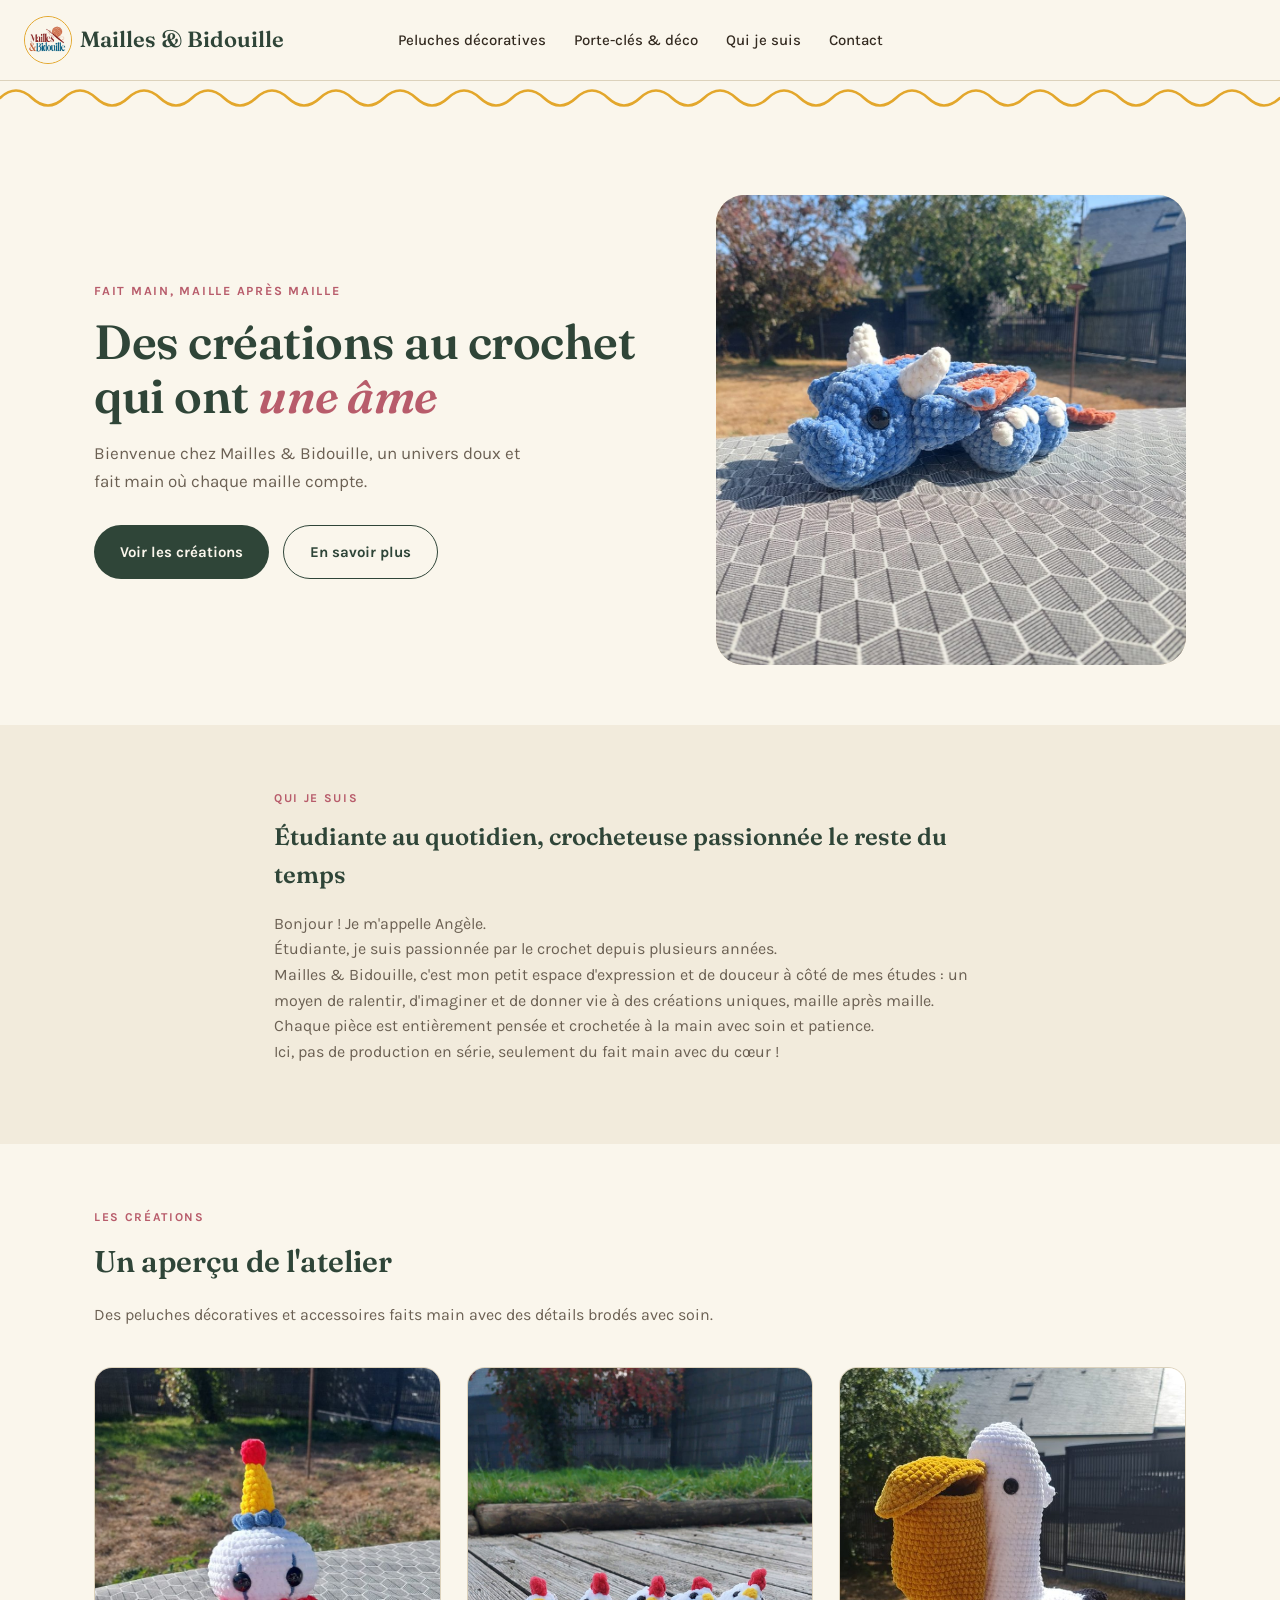
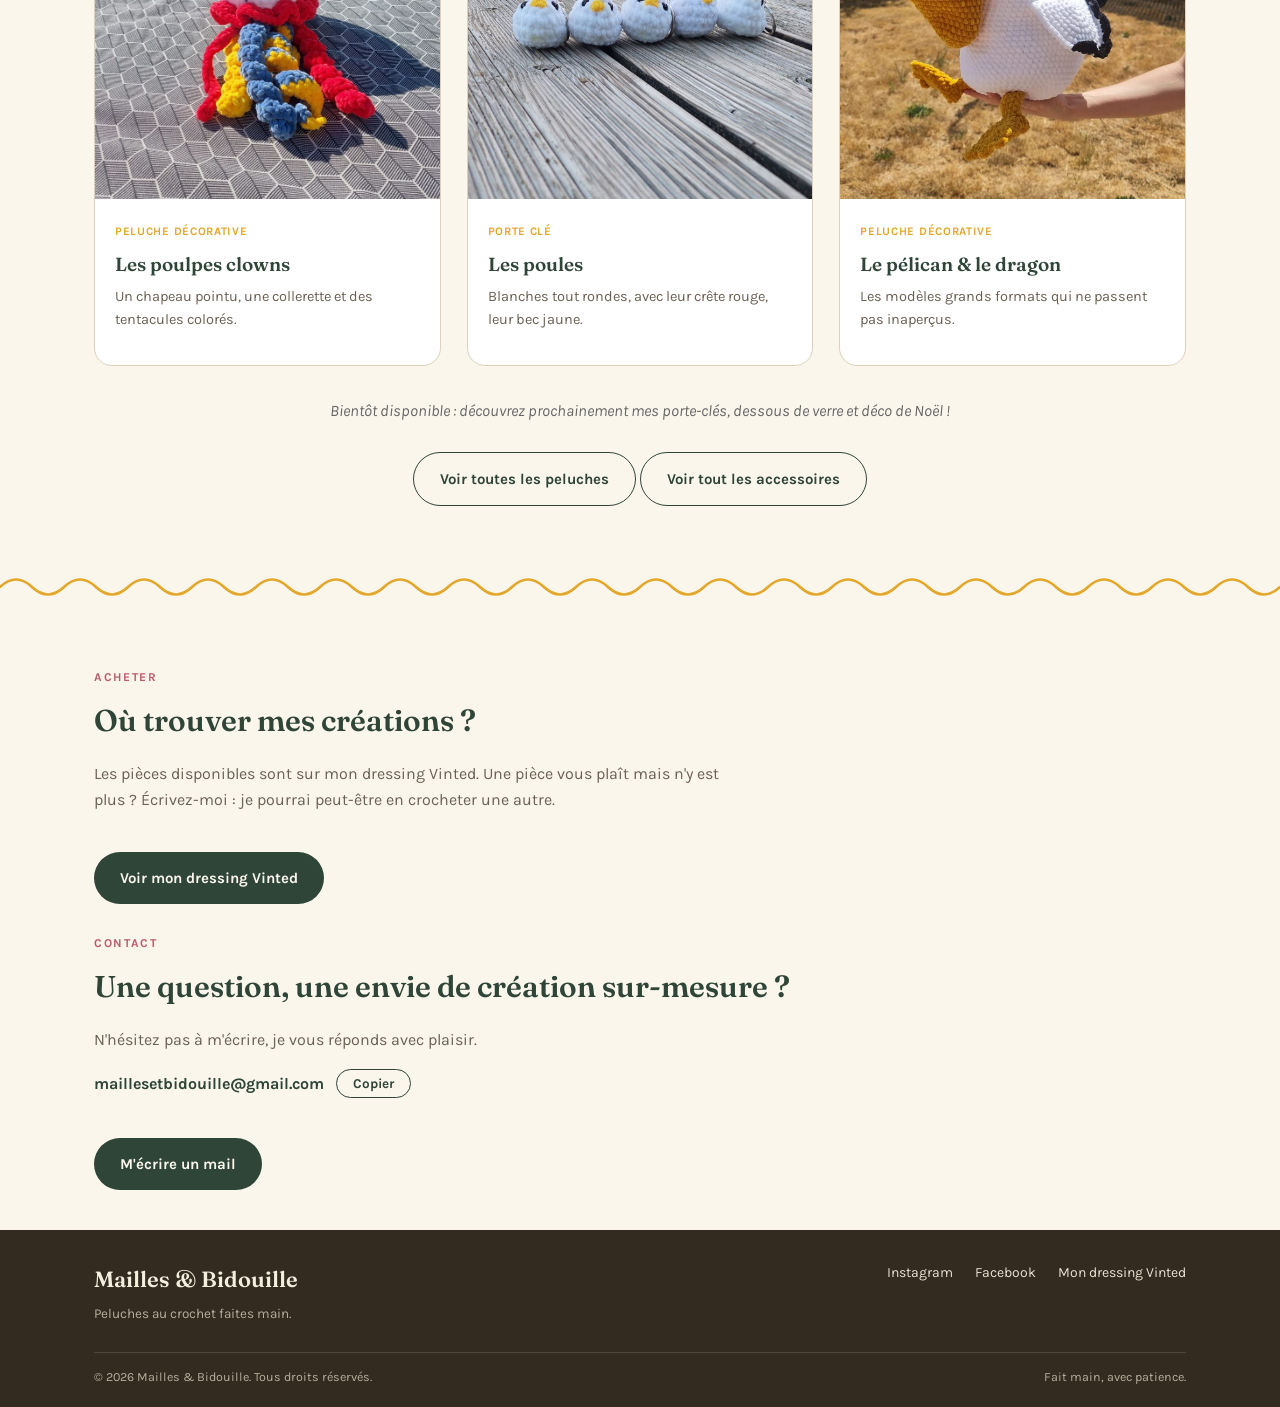
<file: index.html>
<!DOCTYPE html>
<html lang="fr">
  <head>
  <meta charset="UTF-8">
  <meta name="viewport" content="width=device-width, initial-scale=1.0">
  <title>Mailles & Bidouille - Peluches au crochet faites main</title>
  <meta name="description" content="Mailles et Bidouille : peluches décoratives au crochet, faites main.">
  <link rel="preconnect" href="https://fonts.googleapis.com">
  <link rel="preconnect" href="https://fonts.gstatic.com" crossorigin>
  <link rel="icon" href="images/favicon.png">
  <link href="https://fonts.googleapis.com/css2?family=Fraunces:ital,opsz,wght@0,9..144,400;0,9..144,600;1,9..144,500&family=Karla:wght@400;500;700&display=swap" rel="stylesheet">
  <link rel="stylesheet" href="style.css">
  </head>
  <body>

  <header>
    <div class="nav">
      <a href="index.html" class="logo">
        <!--
        <svg viewBox="0 0 24 24" fill="none" xmlns="http://www.w3.org/2000/svg"><circle cx="12" cy="12" r="9" stroke="#E3A72C" stroke-width="1.6"/><path d="M6 12c2-3 4 3 6 0s4-3 6 0" stroke="#2F4538" stroke-width="1.6" stroke-linecap="round"/></svg>
      -->
        <img src="images/logo-rond.png" alt="" class="logo-img">
        Mailles & Bidouille
      </a>
      <nav class="links">
        <a href="peluches.html">Peluches décoratives</a>
        <a href="accessoires.html">Porte-clés &amp; déco</a>
        <a href="index.html#atelier">Qui je suis</a>
        <a href="index.html#contact">Contact</a>
      </nav>
      <!--<a href="index.html#contact" class="nav-cta">Me contacter</a>-->
      <button class="burger" aria-label="Ouvrir le menu" aria-expanded="false" aria-controls="mobile-panel"><span></span><span></span><span></span></button>
    </div>
    <div class="mobile-panel" id="mobile-panel">
      <a href="peluches.html">Peluches décoratives</a>
      <a href="accessoires.html">Porte-clés &amp; déco</a>
      <a href="index.html#atelier">Qui je suis</a>
      <a href="index.html#contact">Contact</a>
    </div>
  </header>

  <svg class="stitch-divider" viewBox="0 0 1200 34" preserveAspectRatio="none" aria-hidden="true">
    <path d="M0 17 Q 15 2, 30 17 T 60 17 T 90 17 T 120 17 T 150 17 T 180 17 T 210 17 T 240 17 T 270 17 T 300 17 T 330 17 T 360 17 T 390 17 T 420 17 T 450 17 T 480 17 T 510 17 T 540 17 T 570 17 T 600 17 T 630 17 T 660 17 T 690 17 T 720 17 T 750 17 T 780 17 T 810 17 T 840 17 T 870 17 T 900 17 T 930 17 T 960 17 T 990 17 T 1020 17 T 1050 17 T 1080 17 T 1110 17 T 1140 17 T 1170 17 T 1200 17"/>
  </svg>

  <main>
    <!-- 1. INTRO -->
    <section class="hero">
      <div class="wrap">
        <div>
          <span class="eyebrow">Fait main, maille après maille</span>
          <h1>Des créations au crochet qui ont <em>une âme</em></h1>
          <p class="lead">Bienvenue chez Mailles & Bidouille, un univers doux et fait main où chaque maille compte.</p>
          <div class="hero-actions">
            <a href="#creations" class="btn btn-primary">Voir les créations</a>
            <a href="#atelier" class="btn btn-secondary">En savoir plus</a>
          </div>
        </div>
        <div class="hero-art">
          <img src="images/peluches_deco/dragons/dragon1/peluche-dragon.jpg" alt="Peluche dragon bleu au crochet" width="1050" height="1400">
        </div>
      </div>
    </section>
    


    <!-- 2. QUI JE SUIS -->
    <section class="about" id="atelier">
      <div class="wrap solo">
        <div class="about-text">
          <span class="eyebrow" style="text-transform:uppercase;letter-spacing:.14em;font-size:12px;font-weight:700;color:var(--berry);display:block;margin-bottom:10px;">Qui je suis</span>
          <h2>Étudiante au quotidien, crocheteuse passionnée le reste du temps</h2>
          <p>
            Bonjour ! Je m'appelle Angèle. <br>
            Étudiante, je suis passionnée par le crochet depuis plusieurs années.<br>Mailles & Bidouille, c'est mon petit espace d'expression et de douceur à côté de mes études : un moyen de ralentir, d'imaginer et de donner vie à des créations uniques, maille après maille.<br>
            Chaque pièce est entièrement pensée et crochetée à la main avec soin et patience.
            <br>Ici, pas de production en série, seulement du fait main avec du cœur ! 
          </p>
        </div>
      </div>
    </section>

    <!-- 3. APERÇU DE L'ATELIER -->
    <section id="creations">
      <div class="wrap">
        <div class="section-head">
          <span class="eyebrow">Les créations</span>
          <h2>Un aperçu de l'atelier</h2>
          <p>Des peluches décoratives et accessoires faits main avec des détails brodés avec soin.</p>
        </div>
        <div class="grid-3">
          <!-- Vos cartes (Poulpe, Tortue, Pelican...) -->
          <a class="card card-link" href="peluche.html?id=poulpe-jaune&from=accueil">
            <div class="card-img tall"><img src="images/peluches_deco/clown/poulpe-clown-jaune.jpg" alt="Poulpe clown au crochet" loading="lazy"></div>
            <div class="card-body">
              <span class="tag">Peluche décorative</span>
              <h3>Les poulpes clowns</h3>
              <p>Un chapeau pointu, une collerette et des tentacules colorés.</p>
            </div>
          </a>
          <a class="card card-link" href="peluche.html?id=porte-cle-poule&from=accueil">
            <div class="card-img tall"><img src="images/portes_cle/poule/porte_cle_poules1.jpeg" alt="Porte_cle_poule" loading="lazy"></div>
            <div class="card-body">
              <span class="tag">Porte clé</span>
              <h3>Les poules</h3>
              <p>Blanches tout rondes, avec leur crête rouge, leur bec jaune.</p>
            </div>
          </a>
          <a class="card card-link" href="peluche.html?id=pelican&from=accueil">
            <div class="card-img tall"><img src="images/peluches_deco/pelican/peluche-pelican.jpg" alt="Peluche pélican au crochet" loading="lazy"></div>
            <div class="card-body">
              <span class="tag">Peluche décorative</span>
              <h3>Le pélican & le dragon</h3>
              <p>Les modèles grands formats qui ne passent pas inaperçus.</p>
            </div>
          </a>
        </div>

        <!-- Annonce des futures créations -->
        <div style="margin-top:32px; text-align:center;">
          <p style="font-style:italic; color:#666;">Bientôt disponible : découvrez prochainement mes porte-clés, dessous de verre et déco de Noël !</p>
          <a href="peluches.html" class="btn btn-secondary" style="margin-top:12px;">Voir toutes les peluches</a>
          <a href="accessoires.html" class="btn btn-secondary" style="margin-top:12px;">Voir tout les accessoires</a>
        </div>
      </div>
    </section>

  <svg class="stitch-divider" viewBox="0 0 1200 34" preserveAspectRatio="none" aria-hidden="true">
    <path d="M0 17 Q 15 2, 30 17 T 60 17 T 90 17 T 120 17 T 150 17 T 180 17 T 210 17 T 240 17 T 270 17 T 300 17 T 330 17 T 360 17 T 390 17 T 420 17 T 450 17 T 480 17 T 510 17 T 540 17 T 570 17 T 600 17 T 630 17 T 660 17 T 690 17 T 720 17 T 750 17 T 780 17 T 810 17 T 840 17 T 870 17 T 900 17 T 930 17 T 960 17 T 990 17 T 1020 17 T 1050 17 T 1080 17 T 1110 17 T 1140 17 T 1170 17 T 1200 17"/>
  </svg>

  <section class="vinted-section">
    <div class="wrap">
      <div class="section-head">
        <span class="eyebrow">Acheter</span>
        <h2>Où trouver mes créations ?</h2>
        <p>Les pièces disponibles sont sur mon dressing Vinted. Une pièce vous plaît mais n'y est plus ? Écrivez-moi : je pourrai peut-être en crocheter une autre.</p>
      </div>
      <!--<a href="https://www.vinted.fr/member/85136978-abreizha" class="btn btn-primary" target="_blank" rel="noopener noreferrer" data-vinted>Voir mon dressing Vinted</a>-->
      <a class="btn btn-primary" data-vinted>Voir mon dressing Vinted</a>
      
    </div>
  </section>

    <!-- 4. CONTACT -->
    <section id="contact">
      <div class="wrap">
        <div class="section-head">
          <span class="eyebrow">Contact</span>
          <h2>Une question, une envie de création sur&#8209;mesure ?</h2>
          <p>N'hésitez pas à m'écrire, je vous réponds avec plaisir.</p>
          <!--<p>maillesetbidouille@gmail.com</p>-->
          <div class="mail-row">
            <span class="mail-text">maillesetbidouille@gmail.com</span>
            <button type="button" class="copy-btn" data-copy="maillesetbidouille@gmail.com">Copier</button>
          </div>
        </div>
        <a href="mailto:maillesetbidouille@gmail.com" class="btn btn-primary">M'écrire un mail</a>
      </div>
    </section>
  </main>

  <footer>
    <div class="wrap">
      <div class="footer-top">
        <div>
          <a href="index.html" class="logo">
            Mailles & Bidouille
          </a>
          <p style="font-size:13.5px;color:#B7AF9C;margin-top:10px;max-width:34ch;">Peluches au crochet faites main.</p>
        </div>
        <div class="footer-social" data-social></div>
      </div>

      <div class="footer-bottom">
        <span>© 2026 Mailles & Bidouille. Tous droits réservés.</span>
        <span>Fait main, avec patience.</span>
      </div>
    </div>
  </footer>

  <script src="script.js"></script>
  </body>
</html>
</file>
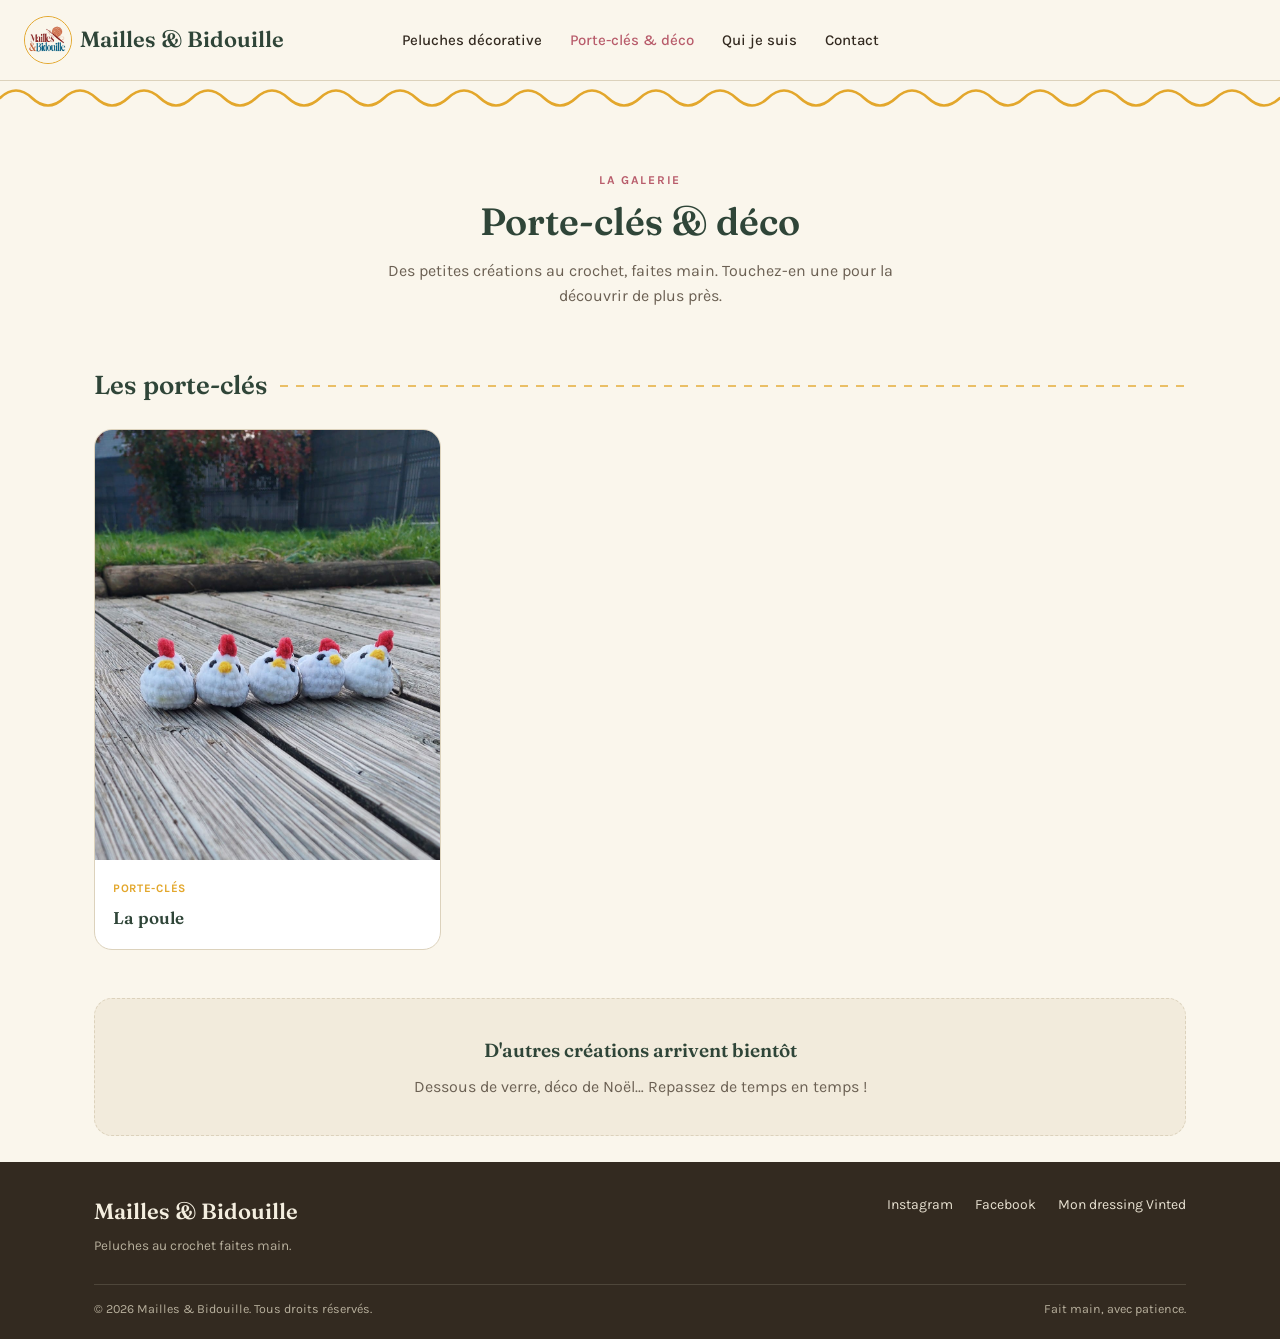
<file: accessoires.html>
<!DOCTYPE html>
<html lang="fr">
<head>
<meta charset="UTF-8">
<meta name="viewport" content="width=device-width, initial-scale=1.0">
<title>Porte-clés & déco - Mailles & Bidouille</title>
<meta name="description" content="Les porte-clés et la déco au crochet de Mailles et Bidouille, faits main.">
<link rel="preconnect" href="https://fonts.googleapis.com">
<link rel="preconnect" href="https://fonts.gstatic.com" crossorigin>
<link rel="icon" href="images/favicon.png">
<link href="https://fonts.googleapis.com/css2?family=Fraunces:ital,opsz,wght@0,9..144,400;0,9..144,600;1,9..144,500&family=Karla:wght@400;500;700&display=swap" rel="stylesheet">
<link rel="stylesheet" href="style.css">
</head>
<body>

<header>
  <div class="nav">
    <a href="index.html" class="logo">
        <img src="images/logo-rond.png" alt="" class="logo-img">
        Mailles & Bidouille
    </a>
    <nav class="links">
    <a href="peluches.html">Peluches décorative</a>
    <a href="accessoires.html" class="active">Porte-clés &amp; déco</a>      
    <a href="index.html#atelier">Qui je suis</a>
      <a href="index.html#contact">Contact</a>
    </nav>
    <!--<a href="index.html#contact" class="nav-cta">Me contacter</a>-->
    <button class="burger" aria-label="Ouvrir le menu" aria-expanded="false" aria-controls="mobile-panel"><span></span><span></span><span></span></button>
  </div>
  <div class="mobile-panel" id="mobile-panel">
    <a href="peluches.html">Peluches décorative</a>
    <a href="accessoires.html">Porte-clés &amp; déco</a>
    <a href="index.html#atelier">Qui je suis</a>
    <a href="index.html#contact">Contact</a>
  </div>
</header>

<svg class="stitch-divider" viewBox="0 0 1200 34" preserveAspectRatio="none" aria-hidden="true">
  <path d="M0 17 Q 15 2, 30 17 T 60 17 T 90 17 T 120 17 T 150 17 T 180 17 T 210 17 T 240 17 T 270 17 T 300 17 T 330 17 T 360 17 T 390 17 T 420 17 T 450 17 T 480 17 T 510 17 T 540 17 T 570 17 T 600 17 T 630 17 T 660 17 T 690 17 T 720 17 T 750 17 T 780 17 T 810 17 T 840 17 T 870 17 T 900 17 T 930 17 T 960 17 T 990 17 T 1020 17 T 1050 17 T 1080 17 T 1110 17 T 1140 17 T 1170 17 T 1200 17"/>
</svg>

<main>
  <div class="page-head wrap">
    <span class="eyebrow">La galerie</span>
    <h1>Porte-clés & déco</h1>
    <p>Des petites créations au crochet, faites main. Touchez-en une pour la découvrir de plus près.</p>
  </div>

  <!-- La galerie est créée automatiquement à partir du fichier peluches-data.js -->
  <div id="gallery" data-categorie="accessoire"></div>

  <div class="wrap">
    <div class="soon-card">
      <h3>D'autres créations arrivent bientôt</h3>
      <p style="margin:6px 0 0;">Dessous de verre, déco de Noël… Repassez de temps en temps !</p>
    </div>
  </div>
  <br>
</main>

<footer>
  <div class="wrap">
    <div class="footer-top">
      <div>
        <a href="index.html" class="logo">
          Mailles & Bidouille
        </a>
        <p style="font-size:13.5px;color:#B7AF9C;margin-top:10px;max-width:34ch;">Peluches au crochet faites main.</p>
      </div>
      
      <div class="footer-social" data-social></div>
    </div>
    <div class="footer-bottom">
      <span>© 2026 Mailles & Bidouille. Tous droits réservés.</span>
      <span>Fait main, avec patience.</span>
    </div>
  </div>
</footer>

<script src="peluches-data.js"></script>
<script src="script.js"></script>
</body>
</html>
</file>
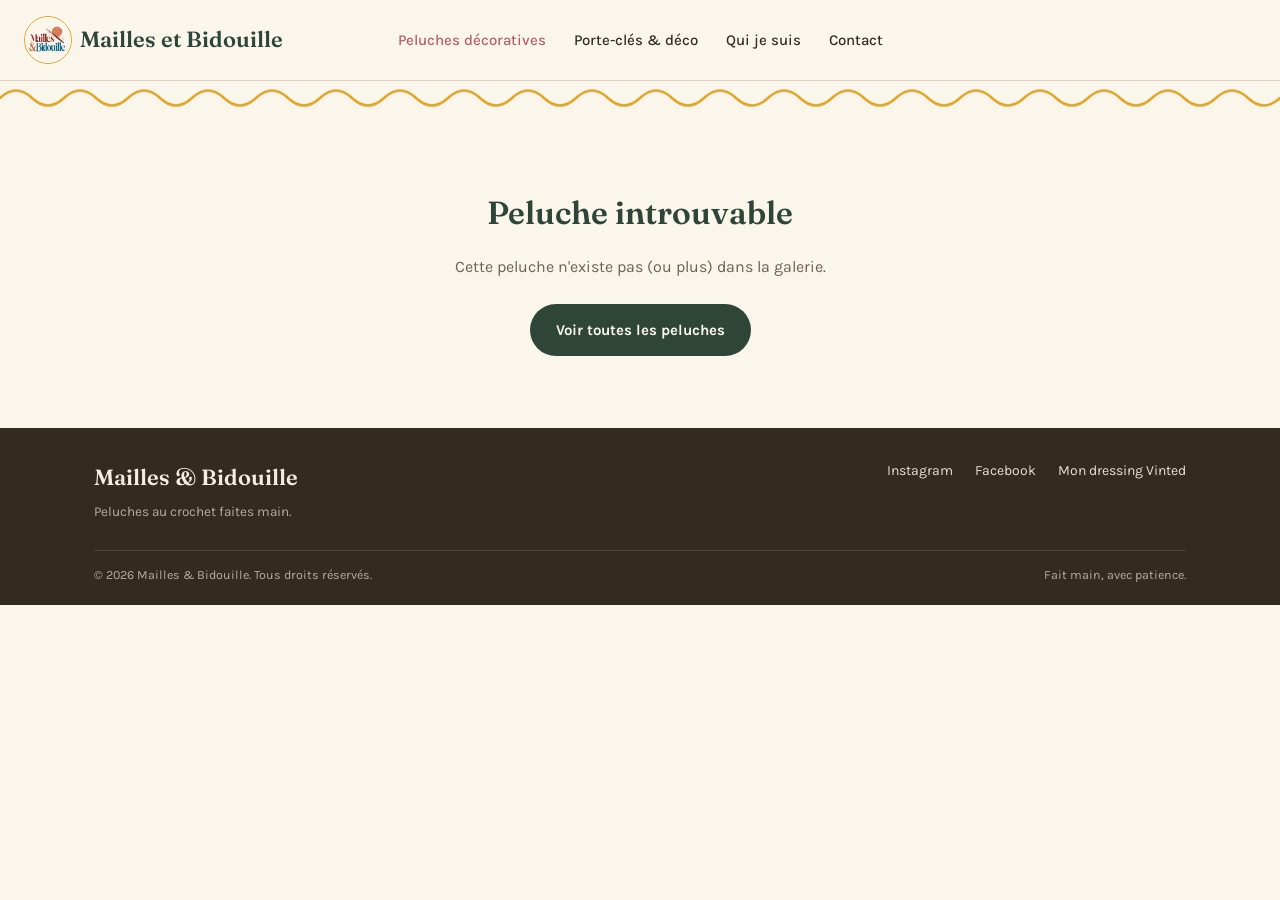
<file: peluche.html>
<!DOCTYPE html>
<html lang="fr">
<head>
<meta charset="UTF-8">
<meta name="viewport" content="width=device-width, initial-scale=1.0">
<title>Peluche décoratives - Mailles & Bidouille</title>
<meta name="description" content="Une peluche au crochet faite main par Mailles et Bidouille. Peluche décorative, non destinée aux enfants de moins de 36 mois.">
<link rel="preconnect" href="https://fonts.googleapis.com">
<link rel="preconnect" href="https://fonts.gstatic.com" crossorigin>
<link rel="icon" href="images/favicon.png">
<link href="https://fonts.googleapis.com/css2?family=Fraunces:ital,opsz,wght@0,9..144,400;0,9..144,600;1,9..144,500&family=Karla:wght@400;500;700&display=swap" rel="stylesheet">
<link rel="stylesheet" href="style.css">
</head>
<body>

<header>
  <div class="nav">
    <a href="index.html" class="logo">
      <img src="images/logo-rond.png" alt="" class="logo-img">
      Mailles et Bidouille
    </a>
    <nav class="links">
      <a href="peluches.html" class="active">Peluches décoratives</a>
      <a href="accessoires.html">Porte-clés &amp; déco</a>
      <a href="index.html#atelier">Qui je suis</a>
      <a href="index.html#contact">Contact</a>
    </nav>
    <!--<a href="index.html#contact" class="nav-cta">Me contacter</a>-->
    <button class="burger" aria-label="Ouvrir le menu" aria-expanded="false" aria-controls="mobile-panel"><span></span><span></span><span></span></button>
  </div>
  <div class="mobile-panel" id="mobile-panel">
    <a href="peluches.html">Peluches décorative</a>
    <a href="accessoires.html">Porte-clés &amp; déco</a>
    <a href="index.html#atelier">Qui je suis</a>
    <a href="index.html#contact">Contact</a>
  </div>
</header>

<svg class="stitch-divider" viewBox="0 0 1200 34" preserveAspectRatio="none" aria-hidden="true">
  <path d="M0 17 Q 15 2, 30 17 T 60 17 T 90 17 T 120 17 T 150 17 T 180 17 T 210 17 T 240 17 T 270 17 T 300 17 T 330 17 T 360 17 T 390 17 T 420 17 T 450 17 T 480 17 T 510 17 T 540 17 T 570 17 T 600 17 T 630 17 T 660 17 T 690 17 T 720 17 T 750 17 T 780 17 T 810 17 T 840 17 T 870 17 T 900 17 T 930 17 T 960 17 T 990 17 T 1020 17 T 1050 17 T 1080 17 T 1110 17 T 1140 17 T 1170 17 T 1200 17"/>
</svg>

<main>
  <div id="detail"></div>
  <noscript><div class="wrap"><p>Cette page a besoin de JavaScript pour s'afficher. <a href="peluches.html">Retour à la galerie</a></p></div></noscript>
</main>

<footer>
  <div class="wrap">
    <div class="footer-top">
      <div>
        <a href="index.html" class="logo">
          Mailles & Bidouille
        </a>
        <p style="font-size:13.5px;color:#B7AF9C;margin-top:10px;max-width:34ch;">Peluches au crochet faites main.</p>
      </div>
      
      <div class="footer-social" data-social></div>
    </div>
    <!-- <p class="footer-notice">Peluches décoratives : non destinées aux enfants de moins de 36 mois.</p> -->
    <div class="footer-bottom">
      <span>© 2026 Mailles & Bidouille. Tous droits réservés.</span>
      <span>Fait main, avec patience.</span>
    </div>
  </div>
</footer>

<script src="peluches-data.js"></script>
<script src="script.js"></script>
</body>
</html>
</file>
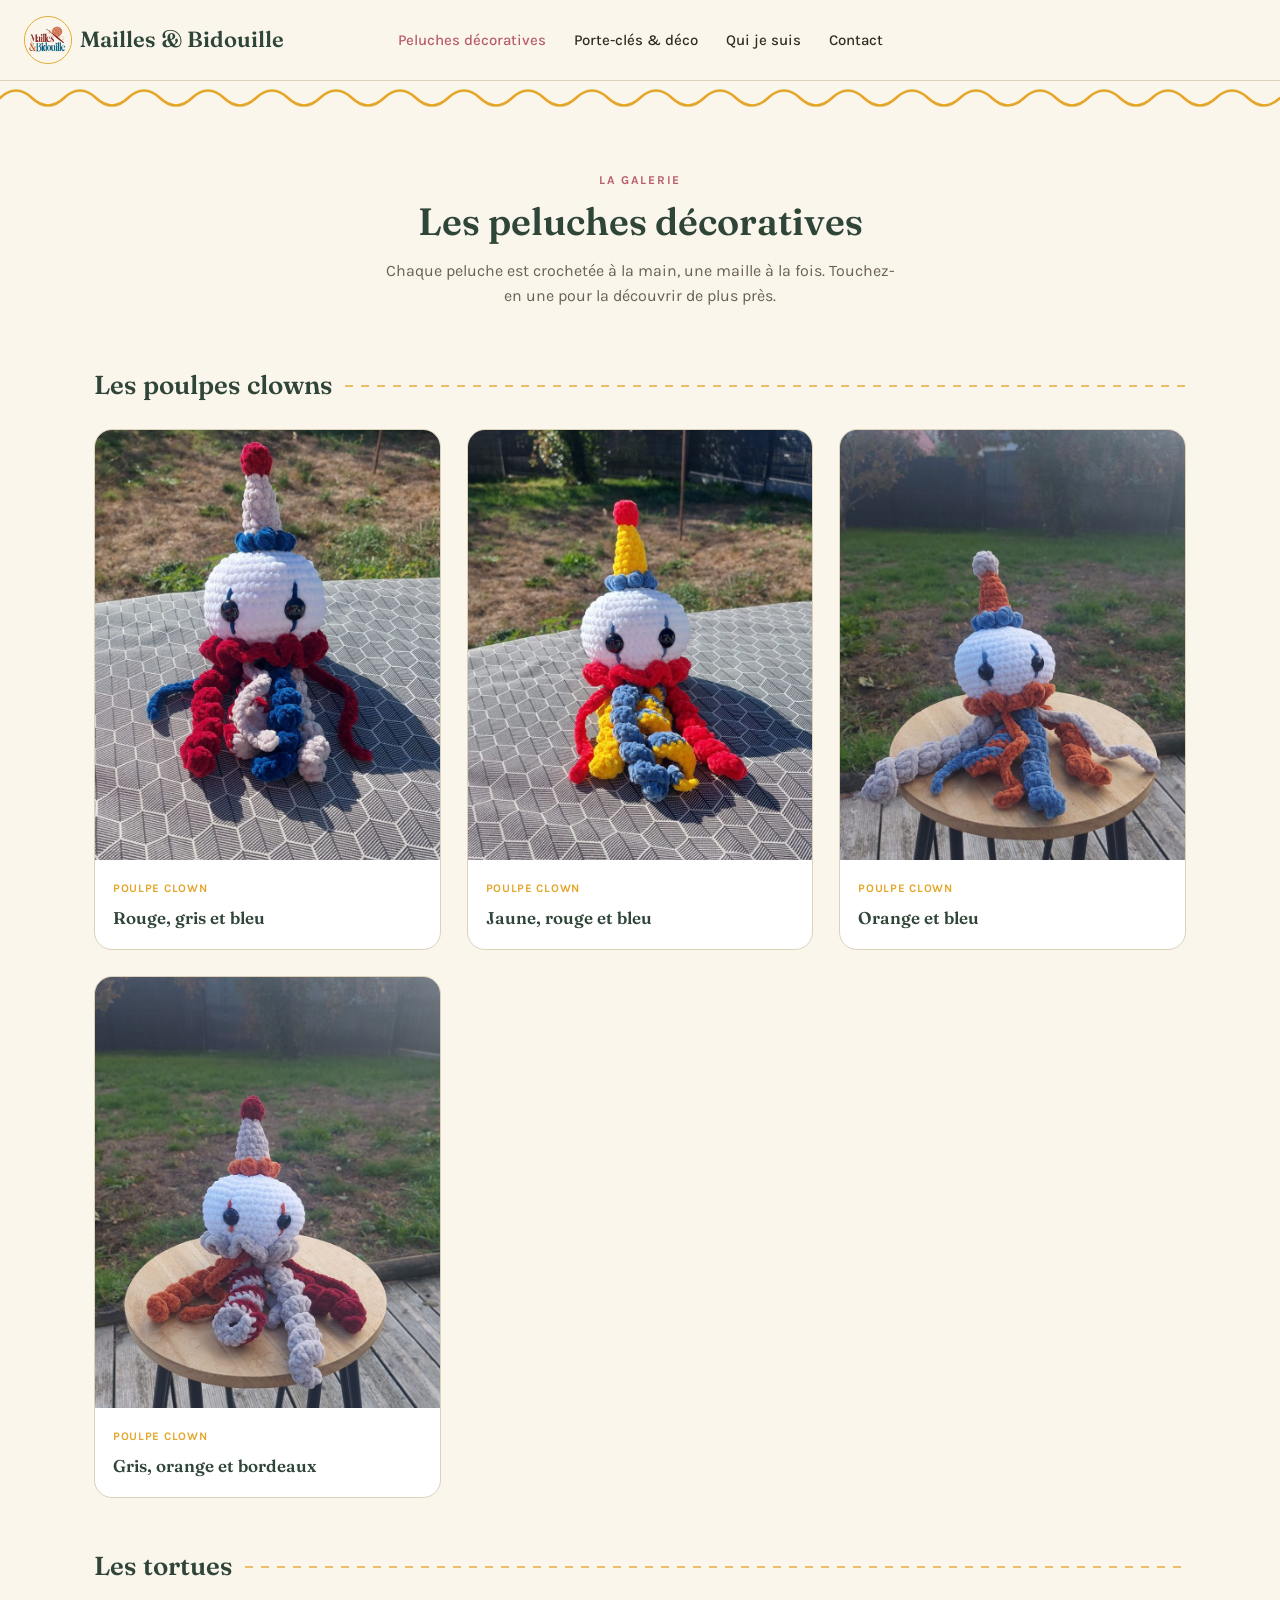
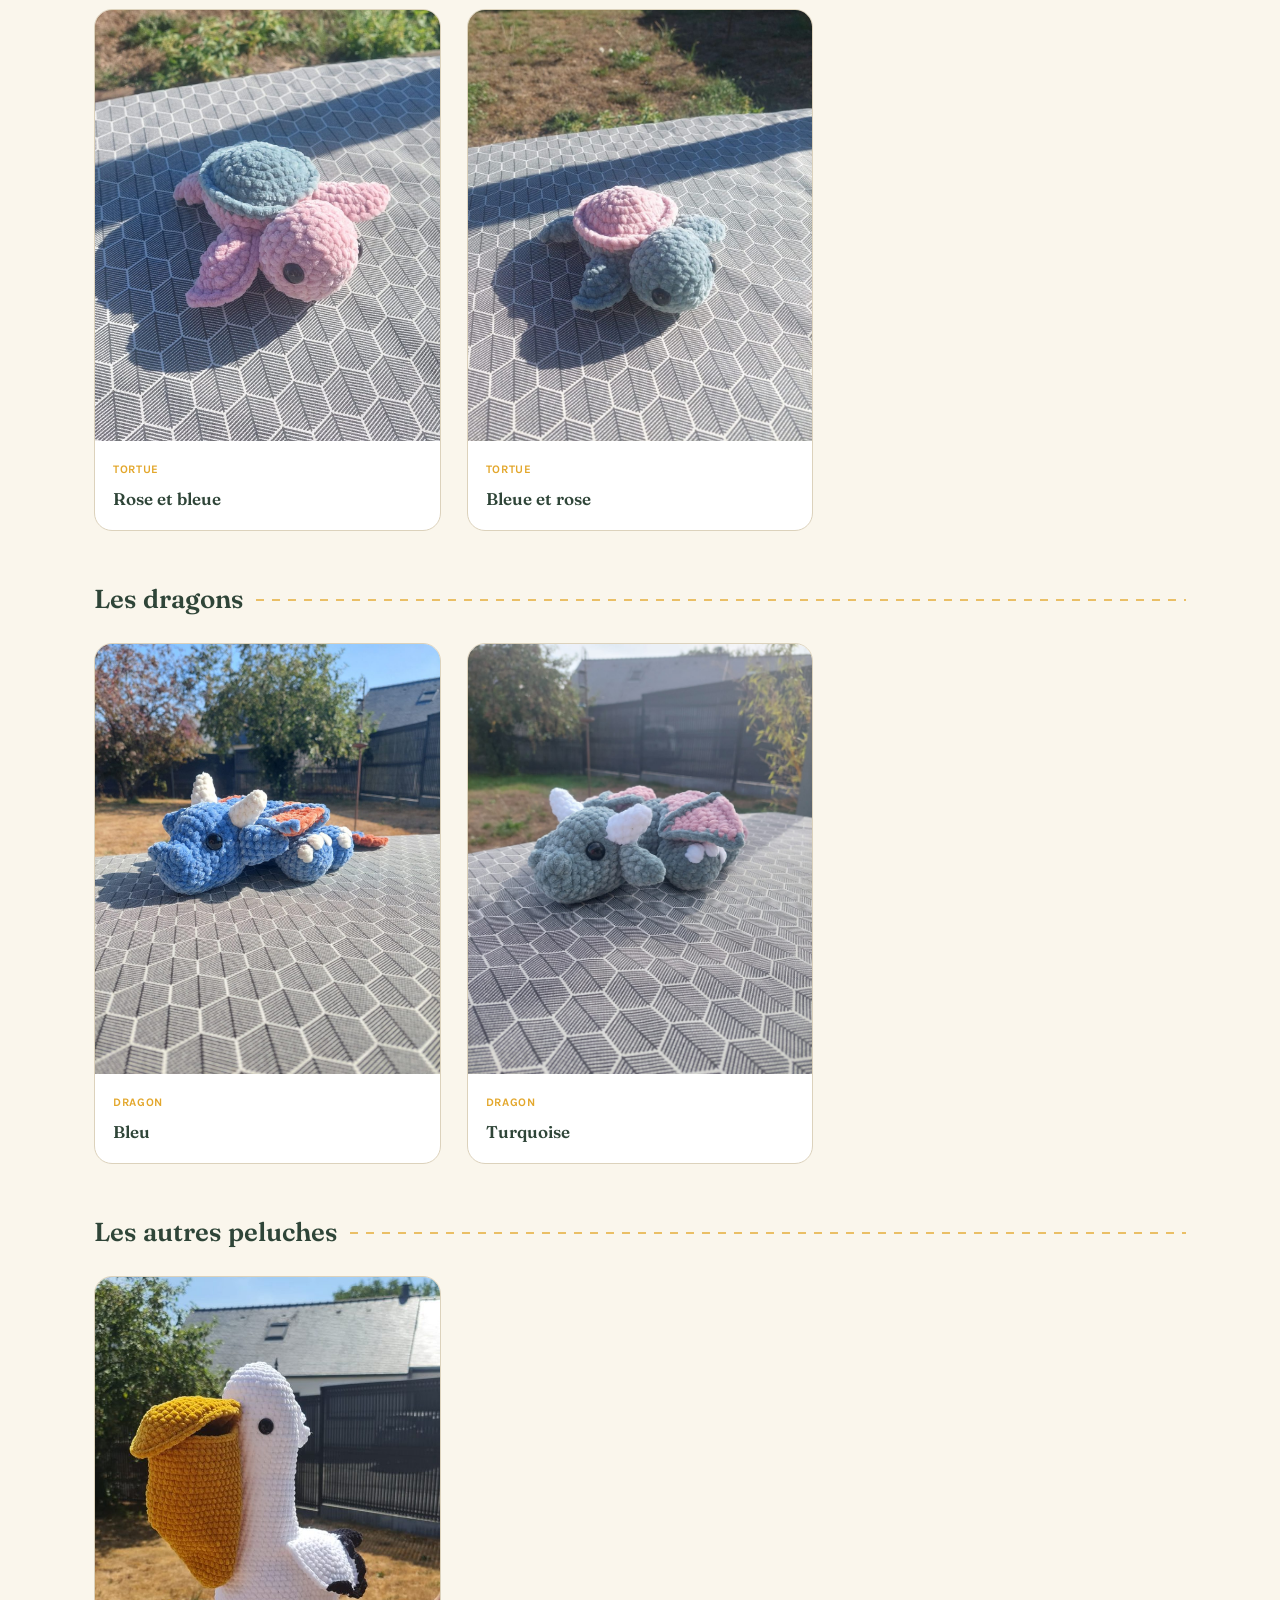
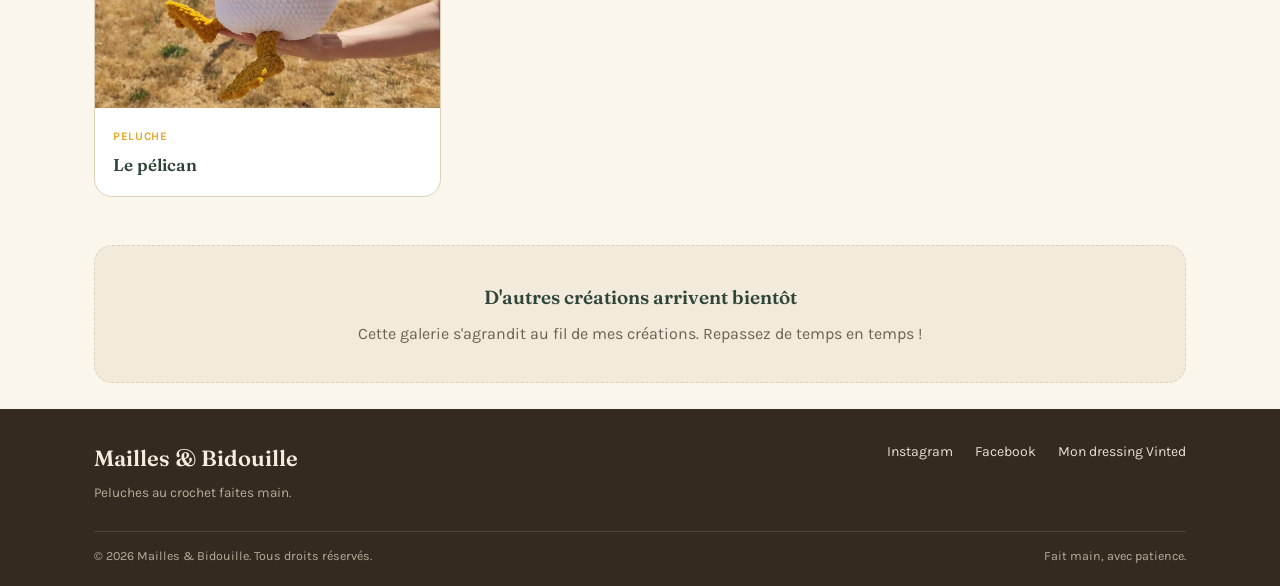
<file: peluches.html>
<!DOCTYPE html>
<html lang="fr">
<head>
<meta charset="UTF-8">
<meta name="viewport" content="width=device-width, initial-scale=1.0">
<title>Peluches - Mailles & Bidouille</title>
<meta name="description" content="La galerie des peluches au crochet de Mailles et Bidouille : poulpes clowns, tortues, dragon, pélican. Faites main, décoratives.">
<link rel="preconnect" href="https://fonts.googleapis.com">
<link rel="preconnect" href="https://fonts.gstatic.com" crossorigin>
<link rel="icon" href="images/favicon.png">
<link href="https://fonts.googleapis.com/css2?family=Fraunces:ital,opsz,wght@0,9..144,400;0,9..144,600;1,9..144,500&family=Karla:wght@400;500;700&display=swap" rel="stylesheet">
<link rel="stylesheet" href="style.css">
</head>
<body>

<header>
  <div class="nav">
    <a href="index.html" class="logo">
      <img src="images/logo-rond.png" alt="" class="logo-img">
      Mailles & Bidouille
    </a>
    <nav class="links">
      <a href="peluches.html" class="active">Peluches décoratives</a>
      <a href="accessoires.html">Porte-clés &amp; déco</a>
      <a href="index.html#atelier">Qui je suis</a>
      <a href="index.html#contact">Contact</a>
    </nav>
    <!--<a href="index.html#contact" class="nav-cta">Me contacter</a>-->
    <button class="burger" aria-label="Ouvrir le menu" aria-expanded="false" aria-controls="mobile-panel"><span></span><span></span><span></span></button>
  </div>
  <div class="mobile-panel" id="mobile-panel">
    <a href="peluches.html">Peluches décoratives</a>
    <a href="accessoires.html">Porte-clés &amp; déco</a>
    <a href="index.html#atelier">Qui je suis</a>
    <a href="index.html#contact">Contact</a>
  </div>
</header>

<svg class="stitch-divider" viewBox="0 0 1200 34" preserveAspectRatio="none" aria-hidden="true">
  <path d="M0 17 Q 15 2, 30 17 T 60 17 T 90 17 T 120 17 T 150 17 T 180 17 T 210 17 T 240 17 T 270 17 T 300 17 T 330 17 T 360 17 T 390 17 T 420 17 T 450 17 T 480 17 T 510 17 T 540 17 T 570 17 T 600 17 T 630 17 T 660 17 T 690 17 T 720 17 T 750 17 T 780 17 T 810 17 T 840 17 T 870 17 T 900 17 T 930 17 T 960 17 T 990 17 T 1020 17 T 1050 17 T 1080 17 T 1110 17 T 1140 17 T 1170 17 T 1200 17"/>
</svg>

<main>
  <div class="page-head wrap">
    <span class="eyebrow">La galerie</span>
    <h1>Les peluches décoratives</h1>
    <p>Chaque peluche est crochetée à la main, une maille à la fois. Touchez-en une pour la découvrir de plus près.</p>
  </div>

  <!-- La galerie est créée automatiquement à partir du fichier peluches-data.js -->
  <div id="gallery"></div>

  <div class="wrap">
    <div class="soon-card">
      <h3>D'autres créations arrivent bientôt</h3>
      <p style="margin:6px 0 0;">Cette galerie s'agrandit au fil de mes créations. Repassez de temps en temps !</p>
    </div>
  </div>
  <br>
</main>

<footer>
  <div class="wrap">
    <div class="footer-top">
      <div>
        <a href="index.html" class="logo">
          Mailles & Bidouille
        </a>
        <p style="font-size:13.5px;color:#B7AF9C;margin-top:10px;max-width:34ch;">Peluches au crochet faites main.</p>
      </div>
      
      <div class="footer-social" data-social></div>
    </div>
    <div class="footer-bottom">
      <span>© 2026 Mailles & Bidouille. Tous droits réservés.</span>
      <span>Fait main, avec patience.</span>
    </div>
  </div>
</footer>

<script src="peluches-data.js"></script>
<script src="script.js"></script>
</body>
</html>
</file>
<file: style.css>
:root{
  --cream:#FAF6EC; --cream-2:#F2EBDC; --pine:#2F4538; --pine-light:#3F5B49;
  --mustard:#E3A72C; --berry:#B85C6B; --ink:#332A20; --ink-soft:#6B6053;
  --line:#DCD2BC; --radius:18px;
}
*{box-sizing:border-box;}
html{scroll-behavior:smooth;}
body{margin:0;background:var(--cream);color:var(--ink);font-family:'Karla',sans-serif;line-height:1.6;}
h1,h2,h3{font-family:'Fraunces',serif;font-weight:600;color:var(--pine);margin:0 0 0.5rem;}
a{color:inherit;text-decoration:none;}
img{max-width:100%;display:block;}
.wrap{max-width:1140px;margin:0 auto;padding:0 24px;}

/* --- header / nav --- */
header{position:sticky;top:0;z-index:50;background:rgba(250,246,236,0.92);backdrop-filter:blur(6px);border-bottom:1px solid var(--line);}
/*.nav{display:flex;align-items:center;justify-content:space-between;padding:16px 24px;}
*/
.nav{display:grid;grid-template-columns:1fr auto 1fr;align-items:center;padding:16px 24px;}
.logo{justify-self:start;}
.burger{grid-column:3;justify-self:end;}


.logo{font-family:'Fraunces',serif;font-weight:600;font-size:22px;color:var(--pine);display:flex;align-items:center;gap:8px;}
/* .logo svg{width:26px;height:26px;flex-shrink:0;} */

/* .logo-img{
  width:44px;
  height:44px;
  flex-shrink:0;
} */
.logo-img{
  width:48px;
  height:48px;
  flex-shrink:0;
  border-radius:50%;
  border:1.5px solid var(--mustard);
}

nav.links{display:flex;gap:28px;font-size:15px;font-weight:500;align-items:center;}
nav.links a{position:relative;padding:4px 0;color:var(--ink);}
nav.links a.active{color:var(--berry);}
nav.links a:hover{color:var(--berry);}
.has-dropdown{position:relative;}
.dd-toggle{display:flex;align-items:center;gap:5px;cursor:pointer;}
.dd-toggle svg{width:11px;height:11px;transition:transform .15s ease;}
.has-dropdown:hover .dd-toggle svg{transform:rotate(180deg);}
.dropdown{position:absolute;top:100%;left:50%;transform:translateX(-50%);background:#fff;border:1px solid var(--line);border-radius:12px;padding:8px;min-width:180px;box-shadow:0 10px 24px rgba(51,42,32,0.1);opacity:0;visibility:hidden;translate:0 6px;transition:opacity .15s ease,visibility .15s ease,translate .15s ease;}
.has-dropdown:hover .dropdown{opacity:1;visibility:visible;translate:0 0;}
.dropdown a{display:flex;align-items:center;justify-content:space-between;padding:9px 12px;border-radius:8px;font-size:14.5px;}
.dropdown a:hover{background:var(--cream-2);color:var(--berry);}
.dropdown .soon{font-size:10.5px;color:var(--ink-soft);font-weight:700;text-transform:uppercase;letter-spacing:.04em;}
.nav-cta{background:var(--pine);color:var(--cream);padding:10px 20px;border-radius:999px;font-weight:700;font-size:14px;white-space:nowrap;}
.nav-cta:hover{background:var(--pine-light);}

/* --- mobile menu --- */
.burger{display:none;background:none;border:none;padding:6px;cursor:pointer;}
.burger span{display:block;width:22px;height:2px;background:var(--pine);margin:5px 0;border-radius:2px;transition:transform .2s ease,opacity .2s ease;}
.burger.open span:nth-child(1){transform:translateY(7px) rotate(45deg);}
.burger.open span:nth-child(2){opacity:0;}
.burger.open span:nth-child(3){transform:translateY(-7px) rotate(-45deg);}
.mobile-panel{display:none;flex-direction:column;gap:2px;padding:8px 24px 18px;border-bottom:1px solid var(--line);background:var(--cream);}
.mobile-panel.open{display:flex;}
.mobile-panel a{padding:12px 4px;font-size:15.5px;font-weight:500;border-bottom:1px solid var(--line);}
.mobile-panel a:last-child{border-bottom:none;}
.mobile-panel .soon{font-size:11px;color:var(--ink-soft);margin-left:6px;}

@media (max-width:760px){
  nav.links,.nav-cta{display:none;}
  .burger{display:block;}
}

/* --- stitch divider --- */
.stitch-divider{width:100%;height:34px;display:block;margin:0;}
.stitch-divider path{fill:none;stroke:var(--mustard);stroke-width:2.5;stroke-linecap:round;}

/* --- buttons --- */
.btn{display:inline-flex;align-items:center;gap:8px;padding:14px 26px;border-radius:999px;font-weight:700;font-size:15px;transition:transform .15s ease;}
.btn-primary{background:var(--pine);color:var(--cream);}
.btn-primary:hover{background:var(--pine-light);transform:translateY(-1px);}
.btn-secondary{background:transparent;color:var(--pine);border:1.5px solid var(--pine);}
.btn-secondary:hover{background:var(--cream-2);transform:translateY(-1px);}

/* --- hero --- */
.hero{padding:80px 0 60px;}
.hero .wrap{display:grid;grid-template-columns:1.1fr 0.9fr;gap:48px;align-items:center;}
.hero .eyebrow{text-transform:uppercase;letter-spacing:0.14em;font-size:12.5px;font-weight:700;color:var(--berry);margin-bottom:14px;display:block;}
.hero h1{font-size:48px;line-height:1.12;letter-spacing:-0.01em;}
.hero h1 em{font-style:italic;color:var(--berry);}
.hero p.lead{font-size:17px;color:var(--ink-soft);max-width:44ch;margin:18px 0 30px;}
.hero-actions{display:flex;gap:14px;flex-wrap:wrap;}
.hero-art{position:relative;aspect-ratio:1/1;border-radius:28px;background:linear-gradient(155deg,#EFE2C2,#E7D3B0);display:flex;align-items:center;justify-content:center;overflow:hidden;}
.hero-art img{width:100%;height:100%;object-fit:cover;object-position:center 40%;}
@media (max-width:820px){
  .hero{padding-top:48px;}
  .hero .wrap{grid-template-columns:1fr;}
  .hero h1{font-size:34px;}
  .hero-art{order:-1;aspect-ratio:16/10;}
}

/* --- section shells --- */
section{padding:64px 0;}
.section-head{max-width:640px;margin-bottom:40px;}
.section-head .eyebrow{text-transform:uppercase;letter-spacing:0.14em;font-size:12px;font-weight:700;color:var(--berry);display:block;margin-bottom:10px;}
.section-head h2{font-size:30px;}
.section-head p{color:var(--ink-soft);font-size:16px;}
.page-head{padding:56px 0 20px;text-align:center;}
.page-head .eyebrow{text-transform:uppercase;letter-spacing:.14em;font-size:12px;font-weight:700;color:var(--berry);display:block;margin-bottom:10px;}
.page-head h1{font-size:38px;line-height:1.15;}
@media (max-width:560px){ .page-head h1{font-size:30px;} }
.page-head p{color:var(--ink-soft);font-size:16px;max-width:52ch;margin:14px auto 0;}

/* Permet au titre de la section Contact de s'élargir pour tenir sur une seule ligne */
#contact .section-head {
  max-width: 900px; /* Tu peux ajuster cette valeur si besoin */
}

/* --- about --- */
.about{background:var(--cream-2);}
.about .wrap{display:grid;grid-template-columns:0.85fr 1.15fr;gap:48px;align-items:center;}
.about-photo{aspect-ratio:4/5;border-radius:20px;background:#E4D6BC;display:flex;align-items:center;justify-content:center;color:var(--ink-soft);font-size:13px;border:1px solid var(--line);}
.about-text p{font-size:16px;color:var(--ink-soft);margin-bottom:16px;}
.about .wrap.solo{grid-template-columns:1fr;max-width:780px;}
.nav-cta{margin-left:16px;}
@media (max-width:820px){ .about .wrap{grid-template-columns:1fr;} }

/* --- creations / cards grid --- */
.grid-3{display:grid;grid-template-columns:repeat(3,1fr);gap:26px;}
.grid-2{display:grid;grid-template-columns:repeat(2,1fr);gap:28px;}
.card{background:#fff;border:1px solid var(--line);border-radius:var(--radius);overflow:hidden;}
.card-img{aspect-ratio:1/1;background:linear-gradient(160deg,#F0E4CB,#E3D2AF);display:flex;align-items:center;justify-content:center;color:var(--ink-soft);font-size:12.5px;text-align:center;padding:12px;}
.card-img img{width:100%;height:100%;object-fit:cover;}
.card-img.tall{aspect-ratio:4/5;padding:0;}
.card-img.tall img{object-position:center 40%;}
.card-img.tall img[src*="poulpe"]{object-position:center 15%;}
.card-img img[data-zoom]{cursor:zoom-in;}
.card-body.compact{padding:14px 18px 18px;}
.card-body.compact h3{font-size:17px;margin:4px 0 0;}

/* --- familles de la galerie --- */
.gallery-section{padding:36px 0 12px;}
.gallery-title{font-size:26px;margin-bottom:22px;display:flex;align-items:center;gap:12px;}
.gallery-title::after{content:"";flex:1;height:2px;background:repeating-linear-gradient(90deg,var(--mustard) 0 8px,transparent 8px 16px);opacity:.7;}

/* --- agrandissement photo --- */
.lightbox{position:fixed;inset:0;background:rgba(51,42,32,0.92);display:none;align-items:center;justify-content:center;padding:24px;z-index:100;cursor:zoom-out;}
.lightbox.open{display:flex;}
.lightbox img{max-width:100%;max-height:100%;object-fit:contain;border-radius:12px;}
.lightbox-close{position:absolute;top:14px;right:18px;background:none;border:none;color:#fff;font-size:38px;line-height:1;cursor:pointer;}
.card-body{padding:18px 20px 22px;}
.card-body .tag{font-size:11.5px;font-weight:700;letter-spacing:0.06em;text-transform:uppercase;color:var(--mustard);}
.card-body h3{font-size:19px;margin:6px 0 6px;}
.card-body p{font-size:14.5px;color:var(--ink-soft);margin:0 0 12px;}
@media (max-width:820px){ .grid-3{grid-template-columns:1fr 1fr;} }
@media (max-width:560px){ .grid-3,.grid-2{grid-template-columns:1fr;} }

.soon-card{background:var(--cream-2);border:1px dashed var(--line);border-radius:var(--radius);padding:36px;text-align:center;color:var(--ink-soft);margin-top:36px;}
.soon-card h3{color:var(--pine);font-size:19px;}

/* --- peluches banner --- */
.peluches{background:var(--pine);color:var(--cream);border-radius:28px;display:grid;grid-template-columns:1fr 1fr;overflow:hidden;}
.peluches-text{padding:56px;}
.peluches-text .eyebrow{color:var(--mustard);text-transform:uppercase;letter-spacing:.14em;font-size:12px;font-weight:700;}
.peluches-text h2{color:var(--cream);font-size:30px;margin:12px 0 14px;}
.peluches-text p{color:#D8DFD5;font-size:15.5px;margin-bottom:24px;max-width:42ch;}
.peluches-img{background:linear-gradient(155deg,#3F5B49,#324A3B);display:flex;align-items:center;justify-content:center;color:#C9D3C6;font-size:13px;}
.peluches-img img{width:100%;height:100%;object-fit:cover;}
@media (max-width:820px){ .peluches{grid-template-columns:1fr;} .peluches-img{aspect-ratio:16/9;} .peluches-text{padding:36px 28px;} }

/* --- steps --- */
.steps{display:grid;grid-template-columns:repeat(3,1fr);gap:32px;}
.step .stitch-mark{width:38px;height:38px;border-radius:50%;background:var(--cream-2);border:2px solid var(--mustard);display:flex;align-items:center;justify-content:center;font-family:'Fraunces',serif;font-weight:600;color:var(--pine);font-size:15px;margin-bottom:14px;}
.step h3{font-size:17px;margin-bottom:6px;}
.step p{font-size:14.5px;color:var(--ink-soft);margin:0;}
@media (max-width:760px){ .steps{grid-template-columns:1fr;gap:26px;} }

/* --- forms (page Commander) --- */
.form-card{background:#fff;border:1px solid var(--line);border-radius:var(--radius);padding:36px;max-width:640px;margin:0 auto;}
.field{margin-bottom:20px;}
.field label{display:block;font-size:13.5px;font-weight:700;color:var(--pine);margin-bottom:6px;}
.field input,.field select,.field textarea{
  width:100%;padding:12px 14px;border:1px solid var(--line);border-radius:10px;
  font-family:'Karla',sans-serif;font-size:15px;background:var(--cream);color:var(--ink);
}
.field textarea{resize:vertical;min-height:110px;}
.field input:focus,.field select:focus,.field textarea:focus{outline:2px solid var(--mustard);outline-offset:1px;}
.field .error{color:#B23A3A;font-size:13px;margin-top:5px;display:none;}
.field.has-error input,.field.has-error select,.field.has-error textarea{border-color:#B23A3A;}
.field.has-error .error{display:block;}
.form-note{font-size:13px;color:var(--ink-soft);margin-top:14px;}
.form-success,.form-fail{border-radius:12px;padding:16px 18px;margin-bottom:24px;font-size:14.5px;}
.form-success{background:#E7F0E5;color:#2C5233;border:1px solid #C7DDC3;}
.form-fail{background:#F7E3E3;color:#7A2A2A;border:1px solid #ECC5C5;}

/* --- footer --- */
footer{background:var(--ink);color:#E9E2D2;padding:48px 0 28px;}
.footer-top{display:flex;justify-content:space-between;flex-wrap:wrap;gap:28px;margin-bottom:32px;}
footer .logo{color:#F4EEDF;}
.footer-links{display:flex;gap:32px;flex-wrap:wrap;font-size:14px;}
.footer-links a:hover{color:var(--mustard);}
.footer-bottom{border-top:1px solid rgba(233,226,210,0.15);padding-top:20px;font-size:12.5px;color:#B7AF9C;display:flex;justify-content:space-between;flex-wrap:wrap;gap:8px;}

/* --- galerie : 2 colonnes sur téléphone pour ne pas trop défiler --- */
@media (max-width:560px){
  .grid-3.gallery{grid-template-columns:1fr 1fr;gap:12px;}
  .gallery .card-body.compact{padding:10px 12px 14px;}
  .gallery .card-body.compact h3{font-size:15px;}
  .gallery .card-body.compact .tag{font-size:10.5px;}
  .gallery-title{font-size:22px;}
}


/* =====================================================================
   Cartes cliquables, page « une peluche », mention -36 mois
   ===================================================================== */
a.card-link{display:block;color:inherit;transition:transform .15s ease,box-shadow .15s ease;}
a.card-link:hover{transform:translateY(-3px);box-shadow:0 10px 22px rgba(51,42,32,0.10);}
a.card-link:focus-visible{outline:3px solid var(--mustard);outline-offset:3px;}

.back-link{display:inline-block;margin:32px 0 18px;font-size:14.5px;font-weight:700;color:var(--pine);}
.back-link:hover{color:var(--berry);}

.detail{display:grid;grid-template-columns:1fr 1fr;gap:48px;align-items:start;padding-bottom:24px;}
.detail-main{aspect-ratio:4/5;border-radius:22px;overflow:hidden;background:var(--cream-2);border:1px solid var(--line);}
.detail-main img{width:100%;height:100%;object-fit:cover;cursor:zoom-in;}
.thumbs{display:flex;gap:10px;margin-top:12px;}
.thumb{width:72px;height:72px;padding:0;border-radius:12px;overflow:hidden;border:2px solid transparent;background:var(--cream-2);cursor:pointer;}
.thumb img{width:100%;height:100%;object-fit:cover;}
.thumb.active{border-color:var(--mustard);}
.thumb:focus-visible{outline:3px solid var(--mustard);outline-offset:2px;}

.detail-info .eyebrow{text-transform:uppercase;letter-spacing:.14em;font-size:12px;font-weight:700;color:var(--berry);display:block;margin-bottom:10px;}
.detail-info h1{font-size:36px;line-height:1.15;margin-bottom:16px;}
.detail-text{font-size:16.5px;color:var(--ink-soft);margin:0 0 18px;}
.detail-size{font-size:15px;margin:0 0 18px;}
.detail-handmade{font-size:14px;color:var(--ink-soft);margin:18px 0 24px;}

.notice{background:#FFF6DD;border:1px solid #EBD38B;border-radius:14px;padding:14px 18px;}
.notice strong{display:block;font-size:13px;letter-spacing:.04em;text-transform:uppercase;color:#7A5A0B;margin-bottom:4px;}
.notice p{margin:0;font-size:14.5px;color:#5B4510;}

.see-also{padding-top:36px;padding-bottom:56px;}
.detail-missing{text-align:center;padding:72px 24px;}
.detail-missing p{color:var(--ink-soft);margin-bottom:24px;}

/* .footer-notice{font-size:13px;color:#D9D1BE;border-top:1px solid rgba(233,226,210,0.15);padding-top:18px;margin:0 0 18px;} */

@media (max-width:820px){
  .detail{grid-template-columns:1fr;gap:28px;}
  .detail-info h1{font-size:30px;}
}

/* --- accueil : section « Ce que je fais » --- */
.about-sub{font-size:19px;margin:26px 0 8px;}
.about-note{font-size:14px;color:#7A5A0B;background:#FFF6DD;border:1px solid #EBD38B;border-radius:12px;padding:10px 14px;display:inline-block;}

/* --- page peluche sur téléphone : 2 suggestions suffisent (évite une carte orpheline) --- */
@media (max-width:560px){
  .see-also .card:nth-child(3){display:none;}
}


.footer-social{display:flex;gap:22px;flex-wrap:wrap;font-size:14px;margin-top:14px;}
.footer-social a:hover{color:var(--mustard);}

/* --- bouton copier le mail --- */
.mail-row{display:flex;align-items:center;gap:12px;flex-wrap:wrap;margin:14px 0 0;}
.mail-text{font-weight:700;color:var(--pine);}
.copy-btn{font-family:'Karla',sans-serif;font-size:13.5px;font-weight:700;color:var(--pine);background:transparent;border:1.5px solid var(--pine);border-radius:999px;padding:6px 16px;cursor:pointer;transition:background .15s ease;}
.copy-btn:hover{background:var(--cream-2);}
.copy-btn.done{background:#E7F0E5;border-color:#2C5233;color:#2C5233;}


/* --- espaces resserrés --- */
/* .vinted-section{padding-bottom:30px;}
#contact{padding-top:0;padding-bottom:40px;}
footer{padding:36px 0 22px;}
.footer-top{margin-bottom:18px;}
.footer-social{margin-top:0;} */

.vinted-section{padding-bottom:30px;}
#contact{padding-top:0;padding-bottom:40px;}

/* --- footer resserré  --- */
footer{padding:32px 0 20px;}
.footer-top{margin-bottom:14px;gap:10px 28px;}
.footer-top p{margin-top:6px !important;}
.footer-social{margin-top:0;gap:8px 22px;}
.footer-notice{padding-top:14px;margin:0 0 14px;}
.footer-bottom{padding-top:14px;}

.detail-credit{font-size:14px;color:var(--ink-soft);margin:0 0 18px;}
.detail-credit a{text-decoration:underline;}
.detail-credit a:hover{color:var(--berry);}



/* --- apparition des blocs au défilement --- */
@keyframes rise{
  from{opacity:0;transform:translateY(24px);}
  to{opacity:1;transform:none;}
}
.js-reveal .reveal{opacity:0;}
.js-reveal .reveal.is-visible{animation:rise .7s ease both;}
</file>
